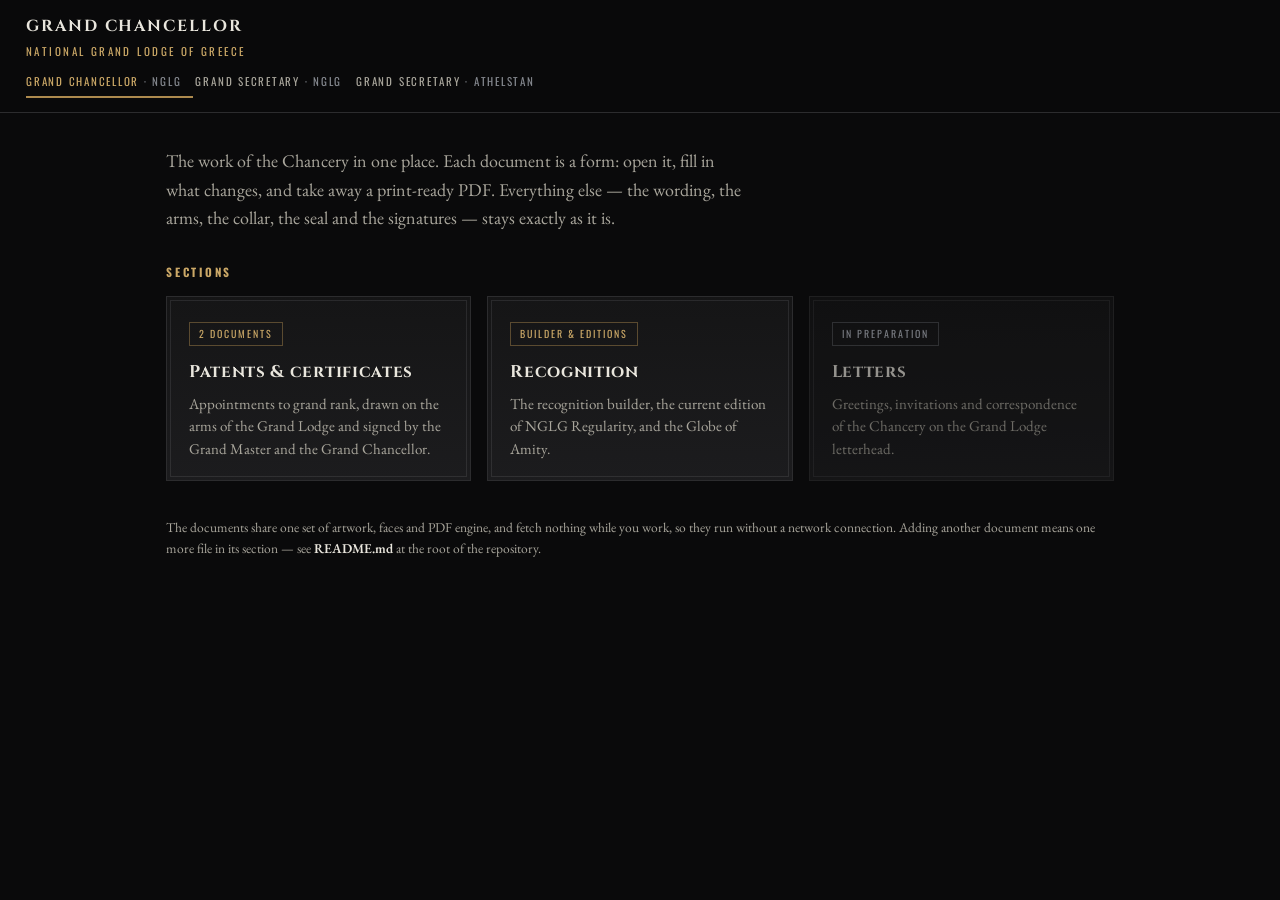
<file: index.html>
<!DOCTYPE html>
<html lang="en">
<head>
<meta charset="UTF-8">
<meta name="viewport" content="width=device-width, initial-scale=1.0">
<title>Grand Chancellor — National Grand Lodge of Greece</title>
<meta name="description" content="The documents of the Grand Chancellor of the National Grand Lodge of Greece — patents and certificates, recognition, and letters — filled in from a form and downloaded as print-ready PDFs.">
<link rel="preconnect" href="https://fonts.googleapis.com">
<link rel="preconnect" href="https://fonts.gstatic.com" crossorigin>
<link href="https://fonts.googleapis.com/css2?family=Cinzel:wght@400;600;700&family=EB+Garamond:ital,wght@0,400;0,500;0,600;1,400&family=Oswald:wght@400;500;600&display=swap" rel="stylesheet">
<link rel="stylesheet" href="assets/portal.css">
<link rel="stylesheet" href="assets/gc.css">
</head>
<body>

<header class="top">
  <div>
    <h1>Grand Chancellor</h1>
    <span class="sub">National Grand Lodge of Greece</span>
    <nav class="offices">
      <a href="index.html" aria-current="page">Grand Chancellor <em>· NGLG</em></a>
      <a href="https://dskiad.github.io/NGLG-GRAND-SECRETARY/">Grand Secretary <em>· NGLG</em></a>
      <a href="https://dskiad.github.io/ATHELSTAN-GRAND-SECRETARY/">Grand Secretary <em>· Athelstan</em></a>
    </nav>
  </div>
</header>

<div class="menu-wrap">
  <p class="lede">
    The work of the Chancery in one place. Each document is a form: open it,
    fill in what changes, and take away a print-ready PDF. Everything else —
    the wording, the arms, the collar, the seal and the signatures — stays
    exactly as it is.
  </p>

  <h2 class="menu-group">Sections</h2>
  <div class="doc-grid">

    <a class="doc-card" href="patents/index.html">
      <span class="tag">2 documents</span>
      <h3>Patents &amp; certificates</h3>
      <p>Appointments to grand rank, drawn on the arms of the Grand Lodge and
         signed by the Grand Master and the Grand Chancellor.</p>
    </a>

    <a class="doc-card" href="recognition/index.html">
      <span class="tag">Builder &amp; editions</span>
      <h3>Recognition</h3>
      <p>The recognition builder, the current edition of NGLG Regularity, and
         the Globe of Amity.</p>
    </a>

    <div class="doc-card soon">
      <span class="tag">In preparation</span>
      <h3>Letters</h3>
      <p>Greetings, invitations and correspondence of the Chancery on the
         Grand Lodge letterhead.</p>
    </div>

  </div>

  <p class="note">
    The documents share one set of artwork, faces and PDF engine, and fetch
    nothing while you work, so they run without a network connection. Adding
    another document means one more file in its section — see
    <b>README.md</b> at the root of the repository.
  </p>
</div>

</body>
</html>
</file>
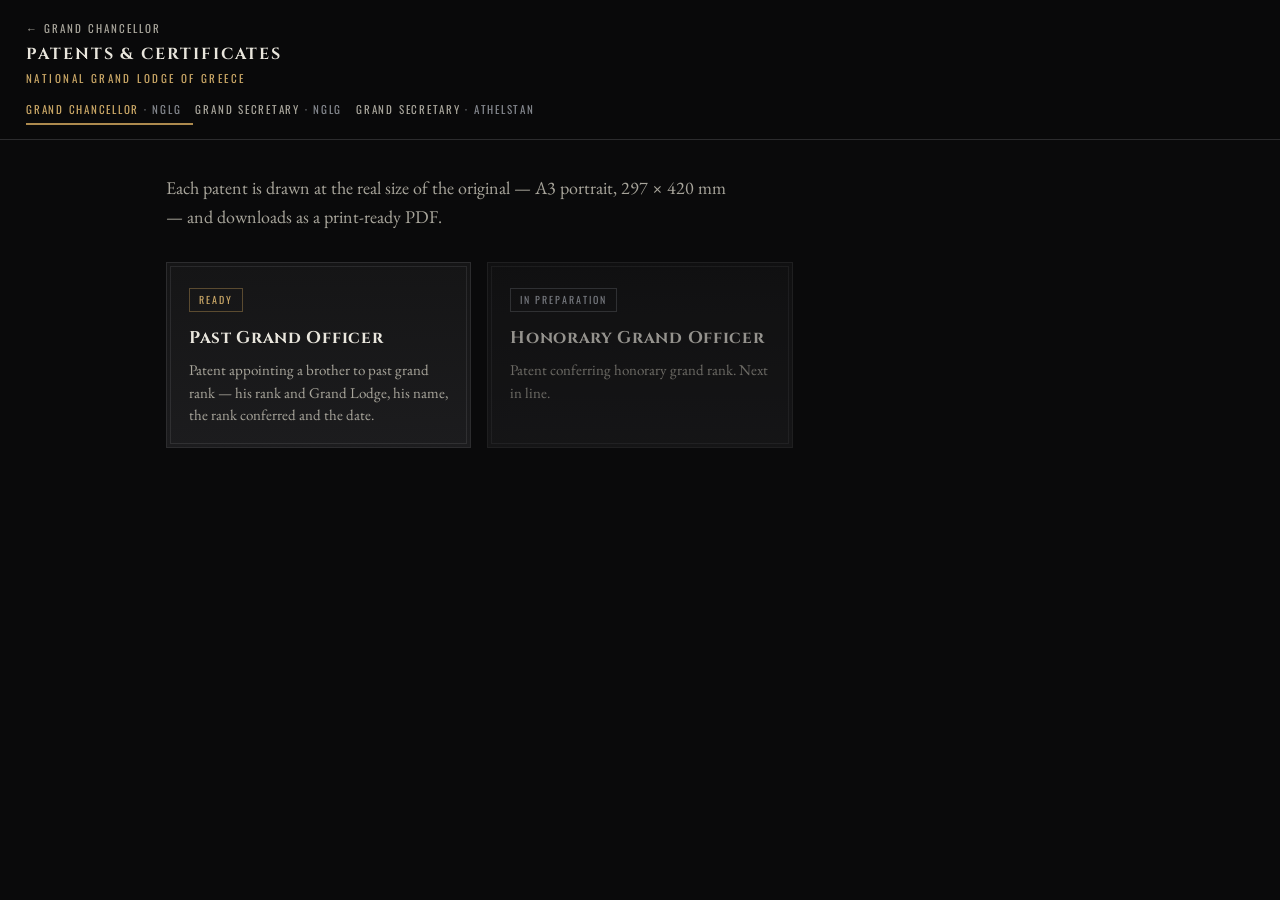
<file: patents/index.html>
<!DOCTYPE html>
<html lang="en">
<head>
<meta charset="UTF-8">
<meta name="viewport" content="width=device-width, initial-scale=1.0">
<title>Patents &amp; certificates | Grand Chancellor</title>
<meta name="description" content="Patents and certificates of the National Grand Lodge of Greece — filled in from a form and downloaded as print-ready A3 PDFs.">
<link rel="preconnect" href="https://fonts.googleapis.com">
<link rel="preconnect" href="https://fonts.gstatic.com" crossorigin>
<link href="https://fonts.googleapis.com/css2?family=Cinzel:wght@400;600;700&family=EB+Garamond:ital,wght@0,400;0,500;0,600;1,400&family=Oswald:wght@400;500;600&display=swap" rel="stylesheet">
<link rel="stylesheet" href="../assets/portal.css">
<link rel="stylesheet" href="../assets/gc.css">
</head>
<body>

<header class="top">
  <div>
    <a class="back" href="../index.html">← Grand Chancellor</a>
    <h1>Patents &amp; certificates</h1>
    <span class="sub">National Grand Lodge of Greece</span>
    <nav class="offices">
      <a href="../index.html" aria-current="page">Grand Chancellor <em>· NGLG</em></a>
      <a href="https://dskiad.github.io/NGLG-GRAND-SECRETARY/">Grand Secretary <em>· NGLG</em></a>
      <a href="https://dskiad.github.io/ATHELSTAN-GRAND-SECRETARY/">Grand Secretary <em>· Athelstan</em></a>
    </nav>
  </div>
</header>

<div class="menu-wrap">
  <p class="lede">
    Each patent is drawn at the real size of the original — A3 portrait,
    297 × 420 mm — and downloads as a print-ready PDF.
  </p>

  <div class="doc-grid">

    <a class="doc-card" href="past-grand-officer.html">
      <span class="tag">Ready</span>
      <h3>Past Grand Officer</h3>
      <p>Patent appointing a brother to past grand rank — his rank and Grand
         Lodge, his name, the rank conferred and the date.</p>
    </a>

    <div class="doc-card soon">
      <span class="tag">In preparation</span>
      <h3>Honorary Grand Officer</h3>
      <p>Patent conferring honorary grand rank. Next in line.</p>
    </div>

  </div>
</div>

</body>
</html>
</file>
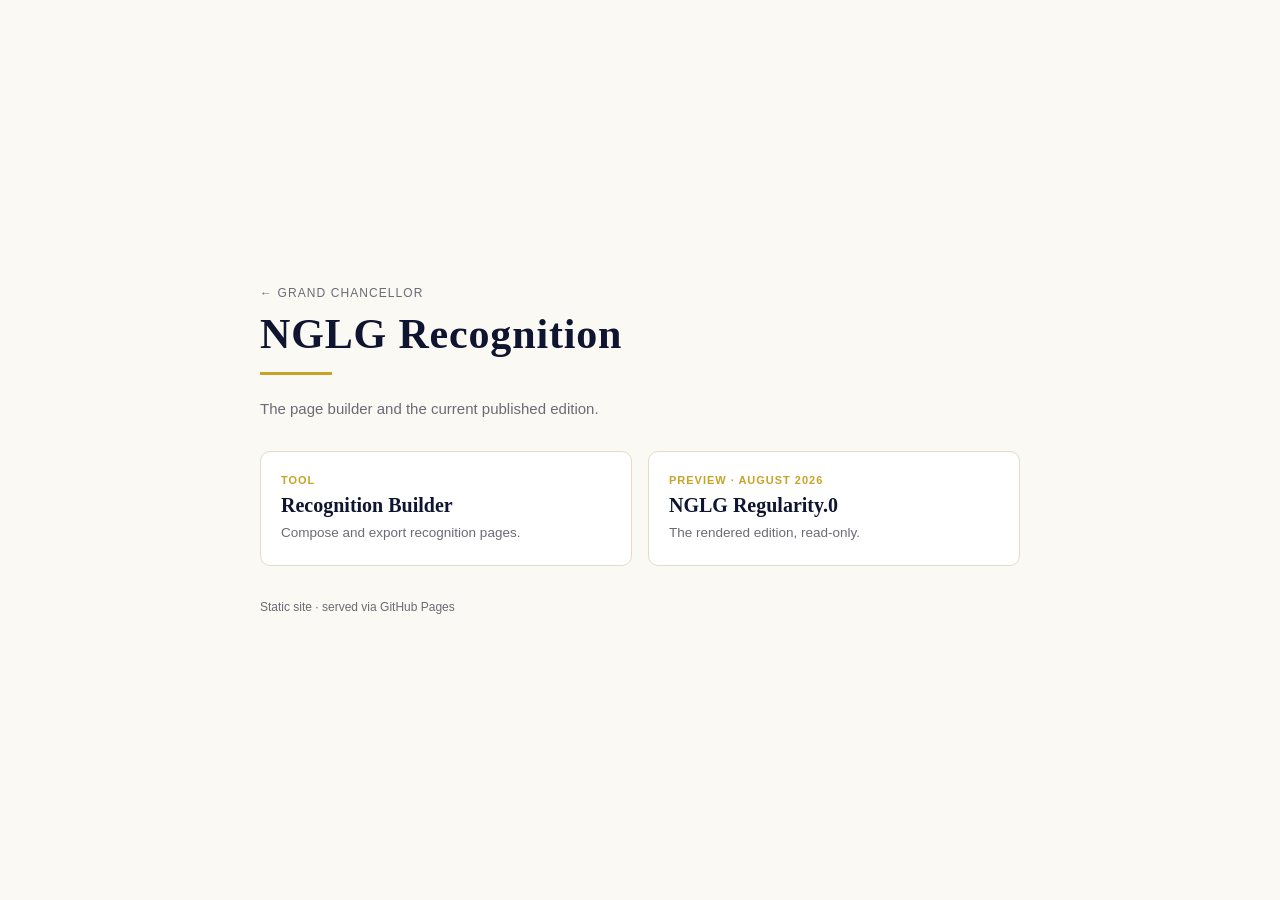
<file: recognition/index.html>
<!DOCTYPE html>
<html lang="en">
<head>
<meta charset="UTF-8">
<meta name="viewport" content="width=device-width, initial-scale=1.0">
<title>NGLG</title>
<style>
  :root{
    --navy:#0F1530; --navy-2:#1B2456; --gold:#C9A227; --gold-lt:#E8CE7A;
    --paper:#FBF9F3; --ink:#20212a; --muted:#6b6b76; --line:#E2DCC8;
    --serif:"Cambria","Iowan Old Style","Georgia",serif;
    --sans:-apple-system,BlinkMacSystemFont,"Segoe UI",Calibri,Roboto,Arial,sans-serif;
  }
  *{box-sizing:border-box;}
  body{margin:0; font-family:var(--sans); background:var(--paper); color:var(--ink);
       min-height:100vh; display:flex; align-items:center; justify-content:center; padding:32px;}
  .card{max-width:760px; width:100%;}
  h1{font-family:var(--serif); font-size:clamp(28px,5vw,42px); margin:0 0 6px; color:var(--navy);
     letter-spacing:.02em;}
  .rule{height:3px; width:72px; background:var(--gold); margin:14px 0 22px;}
  p.lede{color:var(--muted); font-size:15px; line-height:1.6; margin:0 0 30px;}
  .grid{display:grid; gap:16px; grid-template-columns:repeat(auto-fit,minmax(260px,1fr));}
  a.tile{display:block; text-decoration:none; color:inherit; background:#fff;
         border:1px solid var(--line); border-radius:10px; padding:22px 20px; transition:.15s;}
  a.tile:hover{border-color:var(--gold); box-shadow:0 6px 20px rgba(15,21,48,.10); transform:translateY(-2px);}
  a.tile .tag{font-size:11px; font-weight:700; letter-spacing:.09em; text-transform:uppercase; color:var(--gold);}
  a.tile h2{font-family:var(--serif); font-size:20px; margin:8px 0 6px; color:var(--navy);}
  a.tile span{font-size:13.5px; color:var(--muted); line-height:1.55;}
  footer{margin-top:34px; font-size:12px; color:var(--muted);}
</style>
</head>
<body>
<div class="card">
  <p style="margin:0 0 10px;font-size:12px;letter-spacing:.09em;text-transform:uppercase"><a href="../index.html" style="color:#6b6b76;text-decoration:none">&larr; Grand Chancellor</a></p>
  <h1>NGLG Recognition</h1>
  <div class="rule"></div>
  <p class="lede">The page builder and the current published edition.</p>
  <div class="grid">
    <a class="tile" href="builder.html">
      <div class="tag">Tool</div>
      <h2>Recognition Builder</h2>
      <span>Compose and export recognition pages.</span>
    </a>
    <a class="tile" href="regularity-2026august.html">
      <div class="tag">Preview &middot; August 2026</div>
      <h2>NGLG Regularity.0</h2>
      <span>The rendered edition, read-only.</span>
    </a>
  </div>
  <footer>Static site &middot; served via GitHub Pages</footer>
</div>
</body>
</html>
</file>
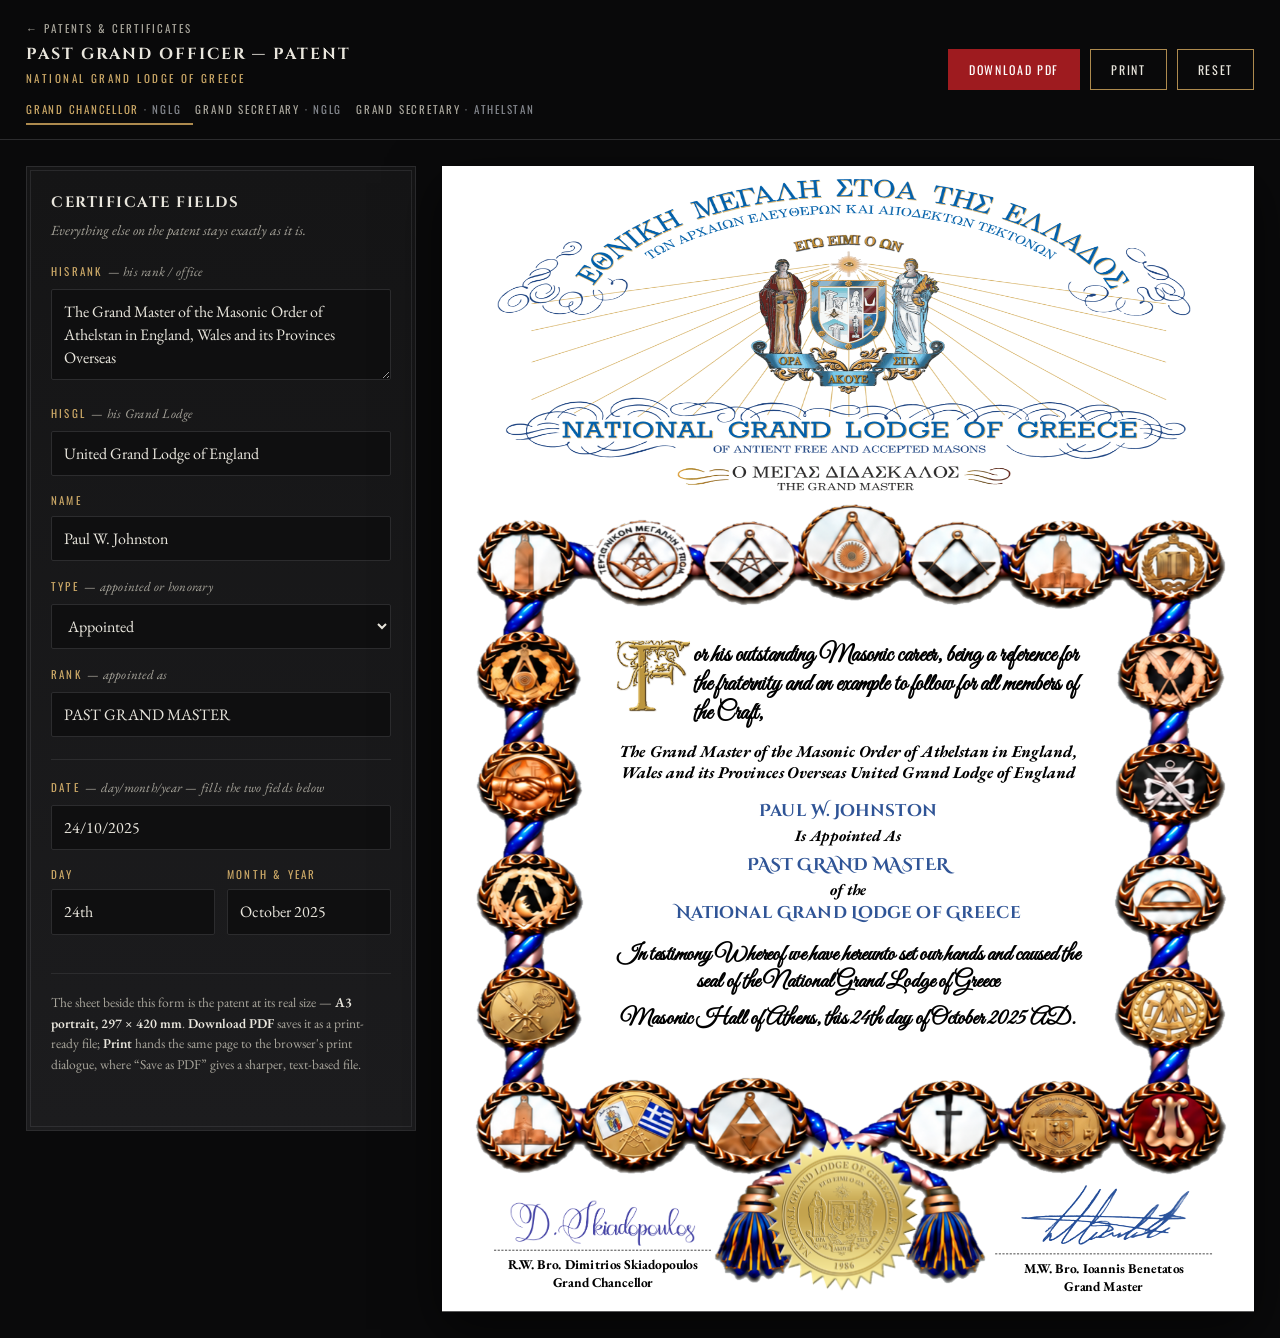
<file: patents/past-grand-officer.html>
<!DOCTYPE html>
<html lang="en">
<head>
<meta charset="UTF-8">
<meta name="viewport" content="width=device-width, initial-scale=1.0">
<title>Past Grand Officer — Patent | Grand Chancellor</title>
<meta name="description" content="Fill in the honoree's details and download the patent appointing him to past grand rank in the National Grand Lodge of Greece as a print-ready A3 PDF.">
<link rel="preconnect" href="https://fonts.googleapis.com">
<link rel="preconnect" href="https://fonts.gstatic.com" crossorigin>
<link href="https://fonts.googleapis.com/css2?family=Cinzel:wght@400;600;700&family=EB+Garamond:ital,wght@0,400;0,500;0,600;1,400&family=Oswald:wght@400;500;600&display=swap" rel="stylesheet">
<link rel="stylesheet" href="../assets/fonts.css">
<link rel="stylesheet" href="../assets/portal.css">
<link rel="stylesheet" href="../assets/gc.css">
</head>
<body data-doc="Patent" data-file="f-name,f-rank">

<header class="top">
  <div>
    <a class="back" href="index.html">← Patents &amp; certificates</a>
    <h1>Past Grand Officer — Patent</h1>
    <span class="sub">National Grand Lodge of Greece</span>
    <nav class="offices">
      <a href="../index.html" aria-current="page">Grand Chancellor <em>· NGLG</em></a>
      <a href="https://dskiad.github.io/NGLG-GRAND-SECRETARY/">Grand Secretary <em>· NGLG</em></a>
      <a href="https://dskiad.github.io/ATHELSTAN-GRAND-SECRETARY/">Grand Secretary <em>· Athelstan</em></a>
    </nav>
  </div>
  <div class="actions">
    <button class="btn solid" id="pdf">Download PDF</button>
    <button class="btn" id="print">Print</button>
    <button class="btn" id="reset">Reset</button>
  </div>
</header>

<main>
  <form class="panel" id="form" autocomplete="off">
    <h2>Certificate fields</h2>
    <p class="hint">Everything else on the patent stays exactly as it is.</p>

    <div class="field">
      <label for="f-hisrank">HISRANK <i>— his rank / office</i></label>
      <textarea id="f-hisrank" data-field="hisrank" rows="3">The Grand Master of the Masonic Order of Athelstan in England, Wales and its Provinces Overseas</textarea>
    </div>

    <div class="field">
      <label for="f-hisgl">HISGL <i>— his Grand Lodge</i></label>
      <input id="f-hisgl" data-field="hisgl" type="text" value="United Grand Lodge of England">
    </div>

    <div class="field">
      <label for="f-name">NAME</label>
      <input id="f-name" data-field="name" type="text" value="Paul W. Johnston">
    </div>

    <div class="field">
      <label for="f-type">TYPE <i>— appointed or honorary</i></label>
      <select id="f-type" data-field="type">
        <option value="APPOINTED">Appointed</option>
        <option value="HONORARY">Honorary</option>
      </select>
    </div>

    <div class="field">
      <label for="f-rank">RANK <i>— appointed as</i></label>
      <input id="f-rank" data-field="rank" type="text" list="past-ranks" value="PAST GRAND MASTER">
      <datalist id="past-ranks">
        <option value="PAST GRAND MASTER"></option>
        <option value="PAST DEPUTY GRAND MASTER"></option>
        <option value="PAST ASSISTANT GRAND MASTER"></option>
        <option value="PAST GRAND WARDEN"></option>
        <option value="PAST SENIOR GRAND WARDEN"></option>
        <option value="PAST JUNIOR GRAND WARDEN"></option>
        <option value="PAST GRAND CHANCELLOR"></option>
        <option value="PAST GRAND SECRETARY"></option>
        <option value="PAST GRAND TREASURER"></option>
        <option value="PAST GRAND ORATOR"></option>
        <option value="PAST GRAND DEACON"></option>
      </datalist>
    </div>

    <hr class="divider">

    <div class="field">
      <label for="f-date">DATE <i>— day/month/year — fills the two fields below</i></label>
      <input id="f-date" type="text" inputmode="numeric" placeholder="DD/MM/YYYY" value="24/10/2025" data-day="f-day" data-monthyear="f-monthyear">
    </div>

    <div class="row">
      <div class="field">
        <label for="f-day">DAY</label>
        <input id="f-day" data-field="day" type="text" value="24th">
      </div>
      <div class="field">
        <label for="f-monthyear">MONTH &amp; YEAR</label>
        <input id="f-monthyear" data-field="monthyear" type="text" value="October 2025">
      </div>
    </div>

    <hr class="divider">
    <p class="note">
      The sheet beside this form is the patent at its real size — <b>A3 portrait,
      297 × 420 mm</b>. <b>Download PDF</b> saves it as a print-ready file;
      <b>Print</b> hands the same page to the browser's print dialogue, where
      “Save as PDF” gives a sharper, text-based file.
    </p>
    <div class="status" id="status" role="status" aria-live="polite"></div>
  </form>

  <div class="stage">
    <div class="scaler" id="scaler">
      <div class="paper" id="paper">

        <img class="art-header" data-art="header" alt="">
        <img class="art-frame" data-art="frame" alt="">

        <div class="body-copy">
          <div class="copy">
            <p class="lead script"><img class="dropcap" data-art="dropcapF" alt="F">or his outstanding Masonic career, being a reference for the fraternity and an example to follow for all members of the Craft,</p>
            <p class="hisrank roman"><span data-out="hisrank"></span> <span data-out="hisgl"></span></p>
            <p class="name" data-out="name"></p>
            <p class="connector roman appointed" data-show="type:APPOINTED">Is Appointed As</p>
            <p class="connector roman appointed" data-show="type:HONORARY">By virtue of this Patent, shall henceforth be recognised and received as an</p>
            <p class="rank" data-out="rank"></p>
            <p class="connector roman ofthe">of the</p>
            <p class="lodge">National Grand Lodge of Greece</p>
            <p class="connector roman honorary-tail" data-show="type:HONORARY">entitled to all honours, courtesies and distinctions traditionally associated with such dignity, in accordance with the Constitution, Regulations and established usages of this Grand Lodge</p>
            <p class="testimony script first">In testimony Whereof we have hereunto set our hands and caused the seal of the National Grand Lodge of Greece</p>
            <p class="testimony script date">Masonic Hall of Athens, this <span data-out="day"></span> day of <span data-out="monthyear"></span> AD.</p>
          </div>
        </div>

        <img class="art-seal" data-art="seal" alt="">

        <div class="sig sig-left">
          <img class="sig-img" data-art="sigChancellor" alt="">
          <div class="rule"></div>
          <p class="roman">R.W. Bro. Dimitrios Skiadopoulos</p>
          <p class="roman">Grand Chancellor</p>
        </div>

        <div class="sig sig-right">
          <img class="sig-img" data-art="sigGrandMaster" alt="">
          <div class="rule"></div>
          <p class="roman">M.W. Bro. Ioannis Benetatos</p>
          <p class="roman">Grand Master</p>
        </div>

      </div>
    </div>
  </div>
</main>

<script src="../assets/artwork.js"></script>
<script src="../assets/lib/html2canvas.min.js"></script>
<script src="../assets/lib/jspdf.umd.min.js"></script>
<script src="../assets/gc.js"></script>
</body>
</html>
</file>
<file: assets/portal.css>
/* ============================================================================
   Portal chrome — shared by every page of the Chancery sites: the bar at the
   top, the switch between the two offices, and the cards of a menu.

   An identical copy of this file lives in each office's repository, so a site
   carries its own styling and nothing is fetched across sites.
   ========================================================================= */

:root{
  --bg:#0a0a0b;
  --surface:#151516;
  --surface-2:#1c1c1e;
  --stitch:#2c2c2e;
  --steel:#b9bec7;
  --gold:#ad8a4e;
  --gold-bright:#cba867;
  --bone:#e9e6dd;
  --bone-dim:#a9a69c;
  --crimson:#9e1b1f;
  --ink:#2F5496;              /* the blue of the source document */

  /* A3 portrait — the size of the source document. */
  --page-w:11.6963in;
  --page-h:16.5in;
}
*{box-sizing:border-box;}
body{
  margin:0;
  background:var(--bg);
  color:var(--bone);
  font-family:'EB Garamond','Times New Roman',serif;
  font-size:17px;
  line-height:1.6;
  -webkit-font-smoothing:antialiased;
}
a{color:inherit;}

/* ---------- 1. application chrome ---------------------------------------- */

.top{
  position:sticky; top:0; z-index:50;
  display:flex; align-items:center; justify-content:space-between; gap:20px;
  padding:14px 26px;
  background:rgba(10,10,11,.94);
  border-bottom:1px solid var(--stitch);
  backdrop-filter:blur(8px);
}
.top h1{
  margin:0;
  font-family:'Cinzel',serif; font-weight:700;
  font-size:16px; letter-spacing:.12em; text-transform:uppercase; color:var(--bone);
}
.top .sub{
  display:block; margin-top:3px;
  font-family:'Oswald',sans-serif; font-size:11px; letter-spacing:.22em;
  text-transform:uppercase; color:var(--gold-bright);
}
.top .back{
  display:inline-block; margin-bottom:4px;
  font-family:'Oswald',sans-serif; font-size:11px; letter-spacing:.18em;
  text-transform:uppercase; color:var(--bone-dim); text-decoration:none;
}
.top .back:hover{color:var(--gold-bright);}
.actions{display:flex; gap:10px; flex-wrap:wrap;}
.btn{
  font-family:'Oswald',sans-serif; letter-spacing:.14em; text-transform:uppercase; font-size:12px;
  padding:11px 20px; border:1px solid var(--gold); color:var(--bone);
  background:transparent; cursor:pointer; transition:.15s; text-decoration:none;
  display:inline-block;
}
.btn:hover{background:var(--gold); color:#111;}
.btn.solid{background:var(--crimson); border-color:var(--crimson); color:#fff;}
.btn.solid:hover{background:#c22a2a; border-color:#c22a2a;}
.btn[disabled]{opacity:.55; cursor:progress;}


/* ---------- the switch between the two offices --------------------------- */

.offices{display:flex; gap:2px; margin-top:8px;}
.offices a{
  font-family:'Oswald',sans-serif; font-size:11px; letter-spacing:.16em;
  text-transform:uppercase; text-decoration:none; color:var(--bone-dim);
  padding:5px 12px 5px 0; border-bottom:2px solid transparent;
}
.offices a:hover{color:var(--bone);}
.offices a[aria-current="page"]{color:var(--gold-bright); border-color:var(--gold);}
.offices em{font-style:normal; color:var(--steel); opacity:.7;}

/* ---------- the menu ------------------------------------------------------ */

.menu-wrap{max-width:1000px; margin:0 auto; padding:34px 26px 60px;}
.menu-wrap .lede{
  margin:0 0 30px; max-width:64ch; color:var(--bone-dim); font-size:18px;
}
.menu-group{
  margin:0 0 14px;
  font-family:'Oswald',sans-serif; font-size:11.5px; letter-spacing:.24em;
  text-transform:uppercase; color:var(--gold-bright);
}
.doc-grid{
  display:grid; grid-template-columns:repeat(auto-fill,minmax(300px,1fr));
  gap:16px; margin-bottom:36px;
}
.doc-card{
  display:block; text-decoration:none;
  position:relative; overflow:hidden;
  background:linear-gradient(180deg,var(--surface),var(--surface-2));
  border:1px solid var(--stitch);
  outline:1px solid rgba(185,190,199,.12);
  outline-offset:-5px;
  padding:22px 22px 20px;
  transition:.15s;
}
.doc-card:hover{border-color:var(--gold); outline-color:rgba(173,138,78,.35);}
.doc-card h3{
  margin:0 0 8px;
  font-family:'Cinzel',serif; font-size:17px; letter-spacing:.04em; color:var(--bone);
}
.doc-card p{margin:0; font-size:15px; color:var(--bone-dim); line-height:1.5;}
.doc-card .tag{
  display:inline-block; margin-bottom:12px;
  font-family:'Oswald',sans-serif; font-size:10px; letter-spacing:.2em;
  text-transform:uppercase; color:var(--gold-bright);
  border:1px solid rgba(173,138,78,.45); padding:3px 9px;
}
.doc-card.soon{opacity:.62; cursor:default;}
.doc-card.soon:hover{border-color:var(--stitch); outline-color:rgba(185,190,199,.12);}
.doc-card.soon .tag{color:var(--steel); border-color:rgba(185,190,199,.3);}


/* ---------- a card that leaves the site ---------------------------------- */

.doc-card.away h3::after{
  content:" ↗"; font-size:13px; color:var(--gold); vertical-align:2px;
}
.doc-card .tag.private{color:var(--steel); border-color:rgba(185,190,199,.3);}
.doc-card .where{
  display:block; margin-top:12px;
  font-family:'Oswald',sans-serif; font-size:10.5px; letter-spacing:.13em;
  text-transform:uppercase; color:var(--bone-dim);
}
</file>
<file: assets/gc.css>
/* ============================================================================
   GC DOC — the document machinery: the form panel beside the sheet, the sheet
   itself at its real size, and the layout of a patent.

   The chrome around it (the top bar, the menus) is in portal.css, which every
   page loads first.
   ========================================================================= */

main{
  display:grid;
  grid-template-columns:390px minmax(0,1fr);
  gap:26px;
  padding:26px;
  align-items:start;
}
@media (max-width:1080px){ main{grid-template-columns:1fr;} }

.panel{
  position:sticky; top:96px;
  background:linear-gradient(180deg,var(--surface),var(--surface-2));
  border:1px solid var(--stitch);
  outline:1px solid rgba(185,190,199,.12);
  outline-offset:-5px;
  padding:24px;
}
@media (max-width:1080px){ .panel{position:static;} }
.panel h2{
  margin:0 0 4px;
  font-family:'Cinzel',serif; font-size:15px; letter-spacing:.1em; text-transform:uppercase;
}
.panel .hint{margin:0 0 20px; font-size:14px; color:var(--bone-dim); font-style:italic;}
.field{margin-bottom:16px;}
.field .history-pick{
  display:block; width:100%; margin-top:6px; padding:6px 10px;
  background:#0f0f10; border:1px solid var(--stitch); color:var(--bone-dim);
  font-family:'Oswald',sans-serif; font-size:11px; letter-spacing:.05em;
  border-radius:2px;
}
.field .history-pick:focus{outline:none; border-color:var(--gold);}
.field label{
  display:block; margin-bottom:6px;
  font-family:'Oswald',sans-serif; font-size:11px; letter-spacing:.2em;
  text-transform:uppercase; color:var(--gold-bright);
}
.field label i{
  font-family:'EB Garamond',serif; font-style:italic; letter-spacing:.02em;
  font-size:13px; text-transform:none; color:var(--bone-dim);
}
.field input,.field textarea,.field select{
  width:100%; padding:10px 12px;
  background:#0f0f10; border:1px solid var(--stitch); color:var(--bone);
  font-family:'EB Garamond',serif; font-size:16px; line-height:1.45;
  border-radius:2px;
}
.field textarea{resize:vertical; min-height:76px;}
.field input:focus,.field textarea:focus,.field select:focus{outline:none; border-color:var(--gold); background:#121213;}
.row{display:grid; grid-template-columns:1fr 1fr; gap:12px;}
.divider{border:0; border-top:1px solid var(--stitch); margin:22px 0 18px;}
.note{font-size:13.5px; color:var(--bone-dim); line-height:1.55;}
.note b{color:var(--bone); font-weight:600;}
.status{margin-top:14px; font-size:13.5px; color:var(--gold-bright); min-height:1.2em;}

/* ---------- 2. the sheet -------------------------------------------------- */

.stage{display:flex; justify-content:center;}
.scaler{position:relative;}
.paper{
  position:relative;
  width:var(--page-w); height:var(--page-h);
  background:#fff; color:#000;
  overflow:hidden;
  transform-origin:top left;
  box-shadow:0 24px 70px rgba(0,0,0,.6);
}
.paper img{display:block; position:absolute;}

/* ---------- 3. the patent ------------------------------------------------- */

.art-header{left:0.8047in; top:0.1887in; width:9.9740in; height:4.4914in;}
.art-frame{
  left:0.5534in; top:4.6801in; width:10.6867in; height:11.6116in;

  /* Widen the chain collar so its medallion columns clear the text —
     the color artwork's clear window is narrower than the old line-art's,
     so the copy was overlapping the left/right columns. Edit these two
     to retune: scale-x pushes the left/right columns outward (>1 wider,
     <1 narrower); scale-y stretches the top/bottom rows the same way.
     Anchored at top-center so the top edge stays put against the header
     and the extra width comes out evenly on the left and right.

     1.20 = the chain's own artwork (not counting its built-in transparent
     margin) now spans page-x 0.481in to 11.291in — 10.81in wide, centred
     on an 11.6963in-wide sheet with 0.481in clear on the left and 0.405in
     on the right, comfortably inside the page on both sides. */
  --frame-scale-x:1.20;
  --frame-scale-y:1;
  transform:scaleX(var(--frame-scale-x)) scaleY(var(--frame-scale-y));
  transform-origin:50% 0%;
}
.art-seal{left:4.6554in; top:13.9998in; width:2.2188in; height:2.2398in; z-index:3;}

.body-copy{
  /* The clear window inside the chain collar — measured off the artwork.
     The copy is centred in it and, like PowerPoint's "shrink text on
     overflow", scales down (--k) when a long rank or Grand Lodge name
     needs more room.

     Left/width re-measured against the current chain artwork's own clear
     window (with --frame-scale-x above applied) — swapping the frame
     image changes where its columns actually sit, so this box needs
     rechecking whenever the artwork does.

     Top dropped 6.28in -> 6.45in: the new artwork's top row of medallions
     doesn't fully clear until 6.369in down the sheet, so the old top let
     the dropcap/first line sit under it. Height kept the same, so the
     bottom edge moves too (12.73in -> 12.90in), still a clear 0.31in
     above where the bottom row starts (13.213in). */
  position:absolute;
  left:2.50in; top:6.45in; width:6.70in; height:6.45in;
  display:flex; flex-direction:column; justify-content:center;
  z-index:2;
  --k:1;
}
.body-copy p{margin:0;}
/* A line hidden by data-show (e.g. HONORARY vs APPOINTED wording) takes no
   space, so the flex column above simply recentres what's left — the rest
   of the copy moves up to close the gap on its own. */
.body-copy p[hidden]{display:none;}

.script{
  font-family:'Great Vibes','Segoe Script',cursive;
  font-weight:700; line-height:1.2;
}
.roman{
  font-family:'Palatino Linotype','Book Antiqua',Palatino,'URW Palladio L','TeX Gyre Pagella','EB Garamond',Georgia,serif;
  font-weight:700; line-height:1.22;
}

.lead{font-size:calc(32pt * var(--k)); text-align:left;}
.dropcap{
  position:static !important;
  float:left;
  width:calc(1.3728in * var(--k)); height:auto;
  margin:-0.02in 0.05in -0.08in 0;
}
.hisrank{
  clear:both;
  margin-top:.85em !important;
  font-style:italic; font-size:calc(22pt * var(--k));
  text-align:center;
}
.name,.rank,.lodge{
  font-family:'Cinzel Decorative','Cinzel',serif;
  font-weight:700; font-size:calc(23pt * var(--k)); line-height:1.18;
  color:var(--ink); text-align:center;
}
.connector{
  font-style:italic; font-size:calc(21pt * var(--k));
  text-align:center;
}
.name{margin-top:1.05em !important;}
.connector.appointed{margin-top:.34em !important;}
.rank{margin-top:.5em !important;}
.connector.ofthe{margin-top:.34em !important;}
.connector.honorary-tail{margin-top:.34em !important;}
.lodge{margin-top:.2em !important;}
.testimony{font-size:calc(31pt * var(--k)); text-align:center;}
.testimony.first{margin-top:.75em !important;}
.testimony.date{margin-top:.38em !important;}

.sig{position:absolute; z-index:3; text-align:center;}
.sig .sig-img{position:static !important; margin:0 auto;}
.sig .rule{border-top:0.75pt dashed #000; width:100%; margin:0.06in auto 0.07in;}
.sig p{margin:0; font-size:14pt; line-height:1.35;}
/* Both dropped 0.75in (14.1554in -> 14.9054in, 13.8480in -> 14.5980in),
   keeping the pair's own alignment (their sig-img bottoms sit ~0.06in
   apart, same as before the shift) — at their left/right positions the
   new chain artwork's bottom row of medallions doesn't clear until
   ~14.52in down the sheet, so the old tops sat right under it. */
.sig-left{left:0.7546in; top:14.9054in; width:3.1253in;}
.sig-left .sig-img{width:2.6561in; height:0.6447in;}
.sig-right{left:7.9724in; top:14.5980in; width:3.1253in;}
.sig-right .sig-img{width:2.5866in; height:1.0118in;}

/* ---------- print --------------------------------------------------------- */

@media print{
  @page{ size:11.6963in 16.5in; margin:0; }
  body{background:#fff;}
  .top,.panel,.status{display:none !important;}
  main{display:block; padding:0;}
  .stage{display:block;}
  .scaler{width:auto !important; height:auto !important;}
  .paper{transform:none !important; box-shadow:none; margin:0;}
}
</file>
<file: assets/fonts.css>
/* ============================================================================
   GC DOC — the two display faces of the documents, embedded so the sheets
   render and export identically with or without a network connection.

   Great Vibes and Cinzel Decorative are © their authors and used here under
   the SIL Open Font License 1.1 — https://scripts.sil.org/OFL
   ========================================================================= */

@font-face{
  font-family:'Great Vibes'; font-style:normal; font-weight:400; font-display:block;
  src:url([data-uri]) format('woff2');
  unicode-range:U+0000-00FF,U+0131,U+0152-0153,U+02BB-02BC,U+02C6,U+02DA,U+02DC,U+2000-206F,U+2122;
}

@font-face{
  font-family:'Great Vibes'; font-style:normal; font-weight:400; font-display:block;
  src:url([data-uri]) format('woff2');
  unicode-range:U+0100-02BA,U+02BD-02C5,U+02C7-02CC,U+02CE-02D7,U+02DD-02FF,U+1E00-1E9F,U+1EF2-1EFF,U+2020,U+20A0-20AB,U+20AD-20C0,U+2113,U+2C60-2C7F,U+A720-A7FF;
}

@font-face{
  font-family:'Cinzel Decorative'; font-style:normal; font-weight:700; font-display:block;
  src:url([data-uri]) format('woff2');
  unicode-range:U+0000-00FF,U+0131,U+0152-0153,U+02BB-02BC,U+02C6,U+02DA,U+02DC,U+2000-206F,U+2122;
}

@font-face{
  font-family:'Cinzel Decorative'; font-style:normal; font-weight:700; font-display:block;
  src:url([data-uri]) format('woff2');
  unicode-range:U+0100-02BA,U+02BD-02C5,U+02C7-02CC,U+02CE-02D7,U+02DD-02FF,U+1E00-1E9F,U+1EF2-1EFF,U+2020,U+20A0-20AB,U+20AD-20C0,U+2113,U+2C60-2C7F,U+A720-A7FF;
}
</file>
